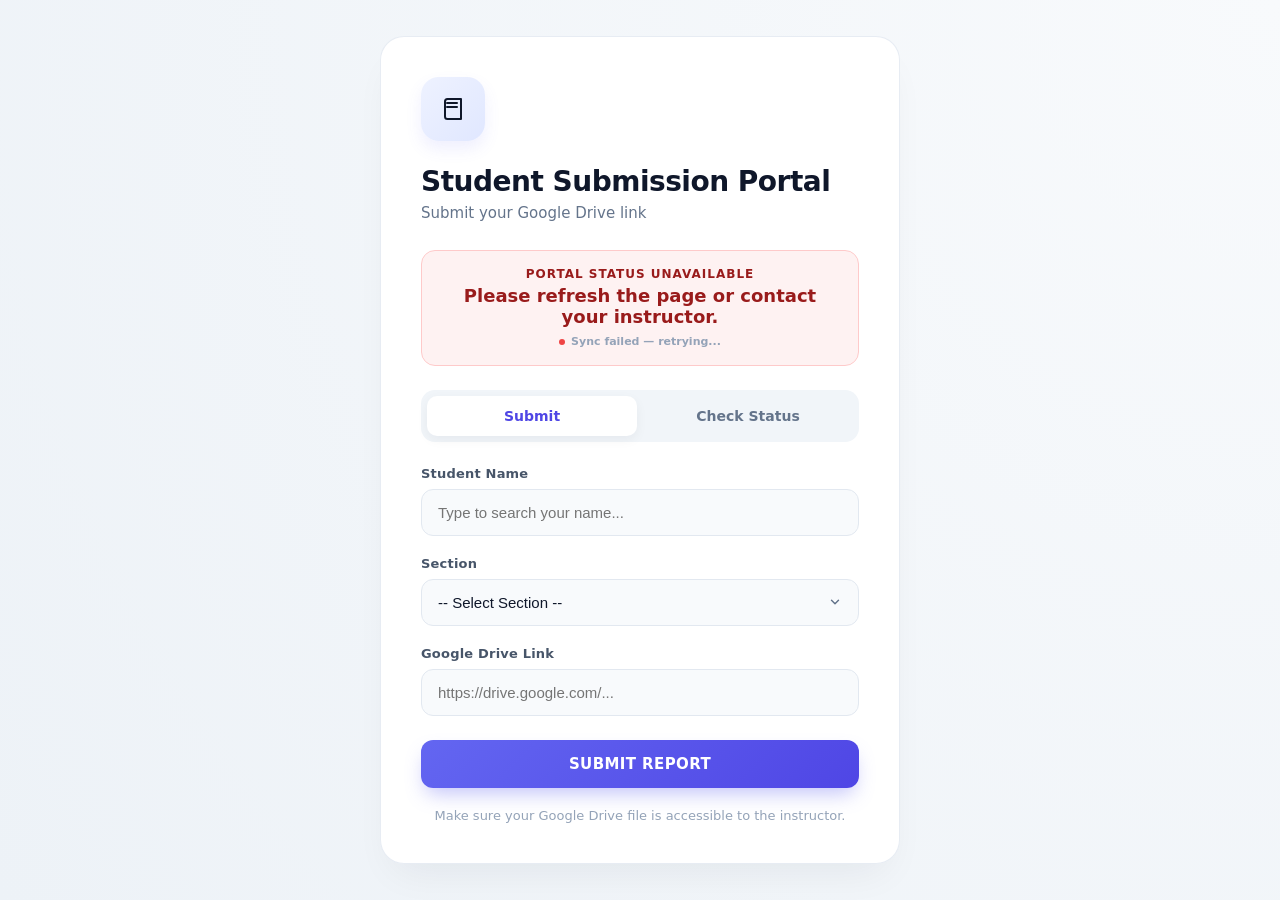
<file: index.html>
<!DOCTYPE html>
<html lang="en">
<head>
<meta charset="UTF-8">
<meta name="viewport" content="width=device-width, initial-scale=1.0">
<title>Student Submission Portal</title>
<link rel="stylesheet" href="style.css">
<style>
  .autocomplete-wrapper { position: relative; width: 100%; }
  .dropdown-list {
    position: absolute; top: 100%; left: 0; right: 0;
    background: #fff; border: 1.5px solid #e2e8f0; border-top: none;
    border-radius: 0 0 12px 12px; max-height: 200px; overflow-y: auto;
    z-index: 99; display: none; box-shadow: 0 10px 25px rgba(0,0,0,0.1);
  }
  .dropdown-item {
    padding: 12px 16px; cursor: pointer; font-size: 15px;
    color: #0f172a; border-bottom: 1px solid #f1f5f9;
  }
  .dropdown-item:hover, .dropdown-item.selected {
    background: #eef2ff; color: #4f46e5; font-weight: 600;
  }
  .deadline-banner {
    background: #f8fafc; border: 1.5px solid #e2e8f0;
    border-radius: 14px; padding: 16px; margin-bottom: 24px;
    text-align: center; transition: all 0.3s ease;
  }
  .deadline-banner.open { background: #f0fdf4; border-color: #bbf7d0; color: #166534; }
  .deadline-banner.closed { background: #fef2f2; border-color: #fecaca; color: #991b1b; }
  .deadline-title {
    font-size: 12px; font-weight: 800; letter-spacing: 1px;
    text-transform: uppercase; margin-bottom: 4px;
  }
  .deadline-clock { font-size: 18px; font-weight: 800; }
  .sync-indicator {
    display: inline-flex; align-items: center; gap: 6px;
    font-size: 11px; color: #94a3b8; margin-top: 8px; font-weight: 600;
  }
  .sync-dot {
    width: 6px; height: 6px; border-radius: 50%;
    background: #22c55e; animation: pulse 2s infinite;
  }
  @keyframes pulse { 0%, 100% { opacity: 1; } 50% { opacity: 0.4; } }
  .sync-dot.syncing { background: #f59e0b; animation: spin 1s linear infinite; }
  @keyframes spin { from { transform: rotate(0deg); } to { transform: rotate(360deg); } }

  /* ===== MODAL POPUP ===== */
  .modal-overlay {
    position: fixed; inset: 0; background: rgba(15, 23, 42, 0.5);
    backdrop-filter: blur(4px); display: flex; align-items: center;
    justify-content: center; z-index: 9999; padding: 20px;
    animation: fadeIn 0.2s ease;
  }
  @keyframes fadeIn { from { opacity: 0; } to { opacity: 1; } }
  .modal-box {
    background: #fff; border-radius: 20px; max-width: 440px; width: 100%;
    padding: 32px 28px; text-align: center; position: relative;
    box-shadow: 0 25px 50px -12px rgba(15, 23, 42, 0.25);
    animation: popIn 0.3s cubic-bezier(0.16, 1, 0.3, 1);
  }
  @keyframes popIn {
    from { opacity: 0; transform: scale(0.9) translateY(10px); }
    to { opacity: 1; transform: scale(1) translateY(0); }
  }
  .modal-icon {
    width: 64px; height: 64px; border-radius: 50%;
    display: flex; align-items: center; justify-content: center;
    margin: 0 auto 18px; font-size: 32px;
  }
  .modal-icon.warning { background: #fef3c7; color: #d97706; }
  .modal-icon.success { background: #dcfce7; color: #16a34a; }
  .modal-icon.error { background: #fee2e2; color: #dc2626; }
  .modal-title {
    font-size: 20px; font-weight: 800; color: #0f172a;
    margin-bottom: 8px; letter-spacing: -0.3px;
  }
  .modal-text {
    font-size: 14px; color: #475569; line-height: 1.6;
    margin-bottom: 20px;
  }
  .modal-text strong { color: #0f172a; }
  .modal-btn {
    width: 100%; padding: 14px; border-radius: 12px;
    background: linear-gradient(135deg, #6366f1 0%, #4f46e5 100%);
    color: #fff; font-weight: 700; font-size: 14px;
    border: 0; cursor: pointer;
    box-shadow: 0 10px 20px -5px rgba(99, 102, 241, 0.4);
    transition: all 0.2s ease;
  }
  .modal-btn:hover { transform: translateY(-1px); box-shadow: 0 12px 24px -5px rgba(99, 102, 241, 0.5); }
  .modal-btn.secondary {
    background: #f1f5f9; color: #334155; box-shadow: none;
    margin-top: 10px;
  }
  .modal-btn.secondary:hover { background: #e2e8f0; }

  /* Reminder list sa loob ng modal */
  .reminder-list {
    text-align: left; background: #f8fafc; border: 1.5px solid #e2e8f0;
    border-radius: 12px; padding: 16px; margin-bottom: 18px;
    font-size: 13.5px; color: #334155; line-height: 1.7;
  }
  .reminder-list .reminder-title {
    font-weight: 800; font-size: 12px; letter-spacing: 0.8px;
    text-transform: uppercase; color: #4f46e5; margin-bottom: 8px;
  }
  .reminder-list ol { margin: 0; padding-left: 20px; }
  .reminder-list li { margin-bottom: 6px; }
  .reminder-list li:last-child { margin-bottom: 0; }
</style>
</head>
<body>
<div class="container">
  <div class="card">
    <div class="logo">
      <svg width="24" height="24" viewBox="0 0 24 24" fill="none" stroke="currentColor" stroke-width="2" stroke-linecap="round" stroke-linejoin="round"><path d="M4 19.5v-15A2.5 2.5 0 0 1 6.5 2H20v20H6.5a2.5 2.5 0 0 1-2.5-2.5Z"/><path d="M6 6h10"/><path d="M6 10h10"/></svg>
    </div>
    <h1>Student Submission Portal</h1>
    <p class="subtitle">Submit your Google Drive link</p>

    <!-- DEADLINE STATUS BANNER -->
    <div id="deadlineBanner" class="deadline-banner">
      <div class="deadline-title" id="deadlineTitle">Checking submission status...</div>
      <div class="deadline-clock" id="deadlineClock">—</div>
      <div class="sync-indicator" id="syncIndicator" style="display:none">
        <span class="sync-dot" id="syncDot"></span>
        <span id="syncText">Live sync active</span>
      </div>
    </div>

    <div class="tabs">
      <button class="tab active" onclick="switchTab('submit', event)">Submit</button>
      <button class="tab" onclick="switchTab('status', event)">Check Status</button>
    </div>

    <!-- SUBMIT TAB -->
    <div id="submitTab">
      <form id="submissionForm">
        <label for="name">Student Name</label>
        <div class="autocomplete-wrapper">
          <input id="name" type="text" placeholder="Type to search your name..." autocomplete="off" required>
          <div id="nameDropdown" class="dropdown-list"></div>
        </div>
        <input type="hidden" id="selectedValidName" required>

        <label for="section">Section</label>
        <select id="section" required>
          <option value="">-- Select Section --</option>
        </select>

        <label for="link">Google Drive Link</label>
        <input id="link" type="url" placeholder="https://drive.google.com/..." required>

        <button type="submit" id="submitBtn">SUBMIT REPORT</button>
      </form>

      <div id="message" class="message"></div>

      <div id="codeBox" class="code-box" style="display:none">
        <div class="code-success-badge">
          <svg width="14" height="14" viewBox="0 0 24 24" fill="none" stroke="currentColor" stroke-width="3" stroke-linecap="round" stroke-linejoin="round" style="display:inline-block;vertical-align:middle;margin-right:4px;"><polyline points="20 6 9 17 4 12"/></svg>
          Submission Received
        </div>
        <div class="code-title">ACCESS CODE</div>
        <div class="code-value-wrap">
          <div class="code-value" id="codeValue">—</div>
          <button class="copy-btn" onclick="copyCode()" title="Copy code">
            <svg width="14" height="14" viewBox="0 0 24 24" fill="none" stroke="currentColor" stroke-width="2.5" stroke-linecap="round" stroke-linejoin="round" style="display:inline-block;vertical-align:middle;margin-right:4px;"><rect x="9" y="9" width="13" height="13" rx="2" ry="2"/><path d="M5 15H4a2 2 0 0 1-2-2V4a2 2 0 0 1 2-2h9a2 2 0 0 1 2 2v1"/></svg>
            Copy
          </button>
        </div>
        <div class="code-warning">
          <strong>Save this code.</strong> You will need it to check your score. Do not share it with anyone.
        </div>
        <div class="code-tip">Tip: Screenshot this or write it down before leaving this page.</div>
      </div>

      <p class="note">Make sure your Google Drive file is accessible to the instructor.</p>
    </div>

    <!-- STATUS TAB -->
    <div id="statusTab" style="display:none">
      <label for="checkName">Student Name</label>
      <div class="autocomplete-wrapper">
        <input id="checkName" type="text" placeholder="Type to search your name..." autocomplete="off" required>
        <div id="checkNameDropdown" class="dropdown-list"></div>
      </div>
      <input type="hidden" id="selectedCheckValidName" required>

      <label for="checkCode">Access Code</label>
      <input id="checkCode" type="text" placeholder="e.g. JD-4821-KX" required style="text-transform:uppercase">

      <button type="button" onclick="checkStatus()" id="checkBtn">CHECK STATUS</button>

      <div id="statusResult" class="status-box" style="display:none"></div>
    </div>
  </div>
</div>

<!-- MODAL CONTAINER -->
<div id="modalRoot"></div>

<script>
const SCRIPT_URL = "https://script.google.com/macros/s/AKfycby98QvlSPYEW8UMBwOtJGeBa9y2Vfjpnzvua_KQn0Ud2jodU9iFgvIDjaORb7nSpd8d/exec";
let students = [];
let deadlineInterval = null;
let pollInterval = null;
let lastSettingsSignature = "";
let syncInFlight = false;

// ===== MODAL HELPERS =====
function showModal({ icon = "⚠️", iconType = "warning", title, text, extraHtml = "", primaryText = "OK", onPrimary = null, secondaryText = null, onSecondary = null }) {
  const root = document.getElementById("modalRoot");
  const overlay = document.createElement("div");
  overlay.className = "modal-overlay";
  overlay.innerHTML = `
    <div class="modal-box">
      <div class="modal-icon ${iconType}">${icon}</div>
      <div class="modal-title">${title}</div>
      <div class="modal-text">${text}</div>
      ${extraHtml}
      <button class="modal-btn" id="modalPrimary">${primaryText}</button>
      ${secondaryText ? `<button class="modal-btn secondary" id="modalSecondary">${secondaryText}</button>` : ""}
    </div>
  `;
  root.appendChild(overlay);

  const close = () => overlay.remove();

  overlay.querySelector("#modalPrimary").addEventListener("click", () => {
    if (onPrimary) onPrimary();
    close();
  });
  if (secondaryText) {
    overlay.querySelector("#modalSecondary").addEventListener("click", () => {
      if (onSecondary) onSecondary();
      close();
    });
  }
  overlay.addEventListener("click", (e) => {
    if (e.target === overlay) close();
  });
}

// ===== DATA LOADING =====
async function loadPortalData() {
  const cachedStudents = localStorage.getItem("cachedStudents");
  if (cachedStudents) {
    students = JSON.parse(cachedStudents);
    populateDropdowns();
  }
  try {
    await fetchAndApplySettings(true);
  } catch (e) {
    console.error("Failed to load portal data", e);
    const banner = document.getElementById("deadlineBanner");
    const title = document.getElementById("deadlineTitle");
    const clock = document.getElementById("deadlineClock");
    banner.className = "deadline-banner closed";
    title.textContent = "PORTAL STATUS UNAVAILABLE";
    clock.textContent = "Please refresh the page or contact your instructor.";
  }
}

async function fetchAndApplySettings(isInitial = false) {
  if (syncInFlight) return;
  syncInFlight = true;
  setSyncState("syncing");
  try {
    const res = await fetch(SCRIPT_URL + "?action=portalData&t=" + Date.now());
    const data = await res.json();
    if (!data.success) throw new Error(data.message || "Failed to load portal data");

    if (isInitial) {
      students = data.students || [];
      students.sort((a, b) => a.name.localeCompare(b.name));
      localStorage.setItem("cachedStudents", JSON.stringify(students));
      populateDropdowns();
    } else if (data.students) {
      const incoming = JSON.stringify(data.students);
      const existing = JSON.stringify(students);
      if (incoming !== existing) {
        students = data.students;
        students.sort((a, b) => a.name.localeCompare(b.name));
        localStorage.setItem("cachedStudents", JSON.stringify(students));
        populateDropdowns();
      }
    }

    const settings = data.settings || {};
    const signature = JSON.stringify(settings);
    if (signature !== lastSettingsSignature) {
      lastSettingsSignature = signature;
      updateDeadlineUI(settings);
    }
    setSyncState("ok");
  } catch (e) {
    console.error("Settings sync failed", e);
    setSyncState("error");
    throw e;
  } finally {
    syncInFlight = false;
  }
}

function setSyncState(state) {
  const indicator = document.getElementById("syncIndicator");
  const dot = document.getElementById("syncDot");
  const text = document.getElementById("syncText");
  indicator.style.display = "inline-flex";
  if (state === "syncing") {
    dot.classList.add("syncing");
    text.textContent = "Checking for updates...";
  } else if (state === "ok") {
    dot.classList.remove("syncing");
    dot.style.background = "#22c55e";
    text.textContent = "Live sync active";
  } else {
    dot.classList.remove("syncing");
    dot.style.background = "#ef4444";
    text.textContent = "Sync failed — retrying...";
  }
}

function startPolling() {
  if (pollInterval) clearInterval(pollInterval);
  pollInterval = setInterval(() => {
    if (document.hidden) return;
    fetchAndApplySettings(false).catch(() => {});
  }, 30000);
}

document.addEventListener("visibilitychange", () => {
  if (!document.hidden) fetchAndApplySettings(false).catch(() => {});
});
window.addEventListener("focus", () => fetchAndApplySettings(false).catch(() => {}));

// ===== DROPDOWNS =====
function populateDropdowns() {
  const sections = [...new Set(students.map(s => s.section))].sort();
  const secOpts = sections.map(s => `<option value="${escapeHtml(s)}">${escapeHtml(s)}</option>`).join("");
  document.getElementById("section").innerHTML = '<option value="">-- Select Section --</option>' + secOpts;

  setupCustomDropdown("name", "nameDropdown", "selectedValidName", (selectedStudent) => {
    if (selectedStudent) {
      document.getElementById("section").value = selectedStudent.section;
    }
  });
  setupCustomDropdown("checkName", "checkNameDropdown", "selectedCheckValidName", null);
}

function setupCustomDropdown(inputId, dropdownId, hiddenValidId, onSelectCallback) {
  const input = document.getElementById(inputId);
  const dropdown = document.getElementById(dropdownId);
  const hiddenValid = document.getElementById(hiddenValidId);

  const newInput = input.cloneNode(true);
  input.parentNode.replaceChild(newInput, input);
  const freshInput = document.getElementById(inputId);

  freshInput.addEventListener("input", function() {
    const query = this.value.toLowerCase().trim();
    hiddenValid.value = "";
    if (!query) { dropdown.style.display = "none"; return; }
    const filtered = students.filter(s => s.name.toLowerCase().includes(query));
    if (filtered.length === 0) { dropdown.style.display = "none"; return; }

    dropdown.innerHTML = filtered.map(s => `
      <div class="dropdown-item" data-name="${escapeHtml(s.name)}" data-section="${escapeHtml(s.section)}">
        ${escapeHtml(s.name)} <span style="color:#64748b; font-size:12px;">(${escapeHtml(s.section)})</span>
      </div>
    `).join("");
    dropdown.style.display = "block";

    dropdown.querySelectorAll(".dropdown-item").forEach(item => {
      mousedownOrClick(item, () => {
        const name = item.getAttribute("data-name");
        const section = item.getAttribute("data-section");
        freshInput.value = name;
        hiddenValid.value = name;
        dropdown.style.display = "none";
        const matchedStudent = students.find(s => s.name === name);
        if (onSelectCallback) onSelectCallback(matchedStudent);
      });
    });
  });

  freshInput.addEventListener("focus", function() {
    if (this.value.trim() && dropdown.children.length > 0) dropdown.style.display = "block";
  });
  freshInput.addEventListener("blur", function() {
    setTimeout(() => { dropdown.style.display = "none"; }, 200);
    if (freshInput.value !== hiddenValid.value) hiddenValid.value = "";
  });
}

function mousedownOrClick(element, callback) {
  element.addEventListener("mousedown", (e) => { e.preventDefault(); callback(); });
  element.addEventListener("touchstart", (e) => { e.preventDefault(); callback(); });
}

function switchTab(tab, ev) {
  document.querySelectorAll(".tab").forEach(t => t.classList.remove("active"));
  if (ev) ev.target.classList.add("active");
  document.getElementById("submitTab").style.display = tab === "submit" ? "block" : "none";
  document.getElementById("statusTab").style.display = tab === "status" ? "block" : "none";
}

// ===== DEADLINE UI =====
function parseDeadline(deadlineStr) {
  if (!deadlineStr) return null;
  let str = String(deadlineStr).trim();
  if (/Z$|[+-]\d{2}:?\d{2}$/.test(str)) {
    const d = new Date(str);
    return isNaN(d.getTime()) ? null : d;
  }
  const d = new Date(str);
  return isNaN(d.getTime()) ? null : d;
}

function formatDeadlineDisplay(date) {
  return date.toLocaleString(undefined, {
    weekday: 'short', year: 'numeric', month: 'short', day: 'numeric',
    hour: '2-digit', minute: '2-digit', hour12: true
  });
}

function updateDeadlineUI(settings) {
  const banner = document.getElementById("deadlineBanner");
  const title = document.getElementById("deadlineTitle");
  const clock = document.getElementById("deadlineClock");
  const submitBtn = document.getElementById("submitBtn");

  if (deadlineInterval) { clearInterval(deadlineInterval); deadlineInterval = null; }

  if (settings.status === "closed") {
    banner.className = "deadline-banner closed";
    title.textContent = "SUBMISSIONS ARE CURRENTLY CLOSED";
    clock.textContent = "The instructor has closed the submission portal.";
    submitBtn.disabled = true;
    submitBtn.textContent = "PORTAL CLOSED";
    return;
  }

  if (settings.deadline) {
    const deadlineDate = parseDeadline(settings.deadline);
    if (!deadlineDate) {
      banner.className = "deadline-banner open";
      title.textContent = "SUBMISSIONS ARE OPEN";
      clock.textContent = "Deadline set but could not be read.";
      submitBtn.disabled = false;
      submitBtn.textContent = "SUBMIT REPORT";
      return;
    }
    const deadlineTime = deadlineDate.getTime();
    const deadlineText = formatDeadlineDisplay(deadlineDate);

    const tick = () => {
      const now = Date.now();
      const distance = deadlineTime - now;
      if (distance < 0) {
        clearInterval(deadlineInterval);
        deadlineInterval = null;
        banner.className = "deadline-banner closed";
        title.textContent = "DEADLINE REACHED";
        clock.textContent = `Ended: ${deadlineText}`;
        submitBtn.disabled = true;
        submitBtn.textContent = "DEADLINE PASSED";
        fetchAndApplySettings(false).catch(() => {});
      } else {
        banner.className = "deadline-banner open";
        title.textContent = `SUBMISSION OPEN — DUE: ${deadlineText}`;
        const days = Math.floor(distance / (1000 * 60 * 60 * 24));
        const hours = Math.floor((distance % (1000 * 60 * 60 * 24)) / (1000 * 60 * 60));
        const minutes = Math.floor((distance % (1000 * 60 * 60)) / (1000 * 60));
        const seconds = Math.floor((distance % (1000 * 60)) / 1000);
        let timeStr = "";
        if (days > 0) timeStr += `${days}d `;
        timeStr += `${String(hours).padStart(2, '0')}h ${String(minutes).padStart(2, '0')}m ${String(seconds).padStart(2, '0')}s`;
        clock.textContent = `Time remaining: ${timeStr}`;
        submitBtn.disabled = false;
        submitBtn.textContent = "SUBMIT REPORT";
      }
    };
    tick();
    deadlineInterval = setInterval(tick, 1000);
  } else {
    banner.className = "deadline-banner open";
    title.textContent = "SUBMISSIONS ARE OPEN";
    clock.textContent = "No deadline restriction set.";
    submitBtn.disabled = false;
    submitBtn.textContent = "SUBMIT REPORT";
  }
}

// ===== FORM SUBMIT =====
document.getElementById("submissionForm").addEventListener("submit", async function(e) {
  e.preventDefault();

  const validName = document.getElementById("selectedValidName").value;
  if (!validName) {
    showModal({
      icon: "⚠️", iconType: "warning",
      title: "Select your name",
      text: "Please choose your name from the dropdown list before submitting.",
      primaryText: "OK",
      onPrimary: () => document.getElementById("name").focus()
    });
    return;
  }

  const btn = document.getElementById("submitBtn");
  btn.disabled = true; btn.textContent = "SUBMITTING...";

  const data = {
    action: "submit",
    name: validName,
    section: document.getElementById("section").value,
    link: document.getElementById("link").value.trim()
  };

  try {
    const res = await fetch(SCRIPT_URL, {
      method: "POST",
      headers: {"Content-Type": "text/plain;charset=utf-8"},
      body: JSON.stringify(data)
    });
    const result = await res.json();

    if (result.success) {
      document.getElementById("submissionForm").reset();
      document.getElementById("selectedValidName").value = "";
      document.getElementById("codeValue").textContent = result.code;
      document.getElementById("codeBox").style.display = "block";
      showMessage("Submission received successfully!", "success");

      // ✅ REMINDER POPUP — Google Drive link must be accessible
      showModal({
        icon: "✅", iconType: "success",
        title: "Submission Received!",
        text: `Your access code is <strong>${escapeHtml(result.code)}</strong>. Save it — you will need it to check your score.`,
        extraHtml: `
          <div class="reminder-list">
            <div class="reminder-title">⚠️ Important Reminder</div>
            <ol>
              <li>Make sure your Google Drive file is set to <strong>"Anyone with the link can view"</strong>.</li>
              <li>If it's set to <strong>"Restricted"</strong>, your instructor <strong>cannot open</strong> your submission and you may receive a failing grade.</li>
              <li>To fix: Right-click your file → <strong>Share</strong> → Change to <strong>"Anyone with the link"</strong> → <strong>Viewer</strong>.</li>
              <li>Double-check your link works by opening it in an <strong>incognito/private window</strong>.</li>
            </ol>
          </div>
        `,
        primaryText: "I Understand",
        secondaryText: "Copy Access Code",
        onSecondary: () => {
          navigator.clipboard.writeText(result.code).then(() => {
            showModal({
              icon: "📋", iconType: "success",
              title: "Code Copied!",
              text: "Your access code has been copied to clipboard.",
              primaryText: "OK"
            });
          });
        }
      });
    } else if (result.alreadySubmitted) {
      // ✅ DUPLICATE SUBMISSION — may existing record
      showModal({
        icon: "🚫", iconType: "error",
        title: "Already Submitted",
        text: "You have already submitted a report. <strong>Only one submission is allowed per student.</strong>",
        extraHtml: `
          <div class="reminder-list">
            <div class="reminder-title">Your Existing Submission</div>
            <div style="font-size:13px;color:#334155;">
              <div><strong>Access Code:</strong> <code style="background:#eef2ff;padding:3px 8px;border-radius:6px;color:#4f46e5;font-weight:700;">${escapeHtml(result.existingCode)}</code></div>
              <div style="margin-top:6px;"><strong>Submitted:</strong> ${escapeHtml(result.existingDate)}</div>
            </div>
          </div>
          <div style="font-size:13px;color:#64748b;margin-bottom:18px;">
            If you need to change your submission, please contact your instructor directly.
          </div>
        `,
        primaryText: "Go to Check Status",
        secondaryText: "Close",
        onPrimary: () => {
          switchTab("status", { target: document.querySelectorAll(".tab")[1] });
        }
      });
    } else {
      showMessage(result.message, "error");
      showModal({
        icon: "❌", iconType: "error",
        title: "Submission Failed",
        text: escapeHtml(result.message || "Something went wrong."),
        primaryText: "OK"
      });
    }
  } catch (error) {
    showMessage("Submission failed. Please try again.", "error");
    showModal({
      icon: "❌", iconType: "error",
      title: "Connection Error",
      text: "Submission failed. Please check your internet connection and try again.",
      primaryText: "OK"
    });
  }

  const banner = document.getElementById("deadlineBanner");
  if (banner.classList.contains("closed")) {
    btn.disabled = true;
    btn.textContent = "PORTAL CLOSED";
  } else {
    btn.disabled = false;
    btn.textContent = "SUBMIT REPORT";
  }
});

function copyCode() {
  const code = document.getElementById("codeValue").textContent;
  navigator.clipboard.writeText(code).then(() => {
    showModal({
      icon: "📋", iconType: "success",
      title: "Code Copied!",
      text: `Access code <strong>${escapeHtml(code)}</strong> copied to clipboard.`,
      primaryText: "OK"
    });
  });
}

// ===== CHECK STATUS =====
async function checkStatus() {
  const name = document.getElementById("selectedCheckValidName").value;
  const code = document.getElementById("checkCode").value.trim();

  if (!name || !code) {
    showModal({
      icon: "⚠️", iconType: "warning",
      title: "Missing Information",
      text: "Please select your name and enter your access code.",
      primaryText: "OK"
    });
    return;
  }

  const btn = document.getElementById("checkBtn");
  btn.disabled = true; btn.textContent = "CHECKING...";

  try {
    const res = await fetch(SCRIPT_URL, {
      method: "POST",
      headers: {"Content-Type": "text/plain;charset=utf-8"},
      body: JSON.stringify({action: "checkStatus", name, code})
    });
    const result = await res.json();
    const box = document.getElementById("statusResult");
    box.style.display = "block";

    if (!result.success) {
      box.className = "status-box error";
      box.innerHTML = escapeHtml(result.message);
    } else if (result.status === "Approved") {
      box.className = "status-box approved";
      box.innerHTML = `
        <div class="status-title">APPROVED</div>
        <div class="status-score">Score: <strong>${escapeHtml(result.score)}</strong></div>
        <div class="status-date">Submitted: ${escapeHtml(result.date)}</div>
      `;
    } else {
      box.className = "status-box pending";
      box.innerHTML = `
        <div class="status-title">PENDING</div>
        <div class="status-date">Submitted: ${escapeHtml(result.date)}</div>
        <div class="status-note">Waiting for instructor approval.</div>
      `;
    }
  } catch (e) {
    showModal({
      icon: "❌", iconType: "error",
      title: "Connection Error",
      text: "Failed to check status. Please try again.",
      primaryText: "OK"
    });
  }

  btn.disabled = false; btn.textContent = "CHECK STATUS";
}

function showMessage(text, type) {
  const msg = document.getElementById("message");
  msg.textContent = text;
  msg.className = "message " + type;
}

function escapeHtml(v) {
  return String(v ?? "").replace(/[&<>"']/g, c =>
    ({'&':'&amp;','<':'&lt;','>':'&gt;','"':'&quot;',"'":'&#039;'}[c]));
}

// ===== INIT =====
loadPortalData();
startPolling();
</script>
</body>
</html>
</file>
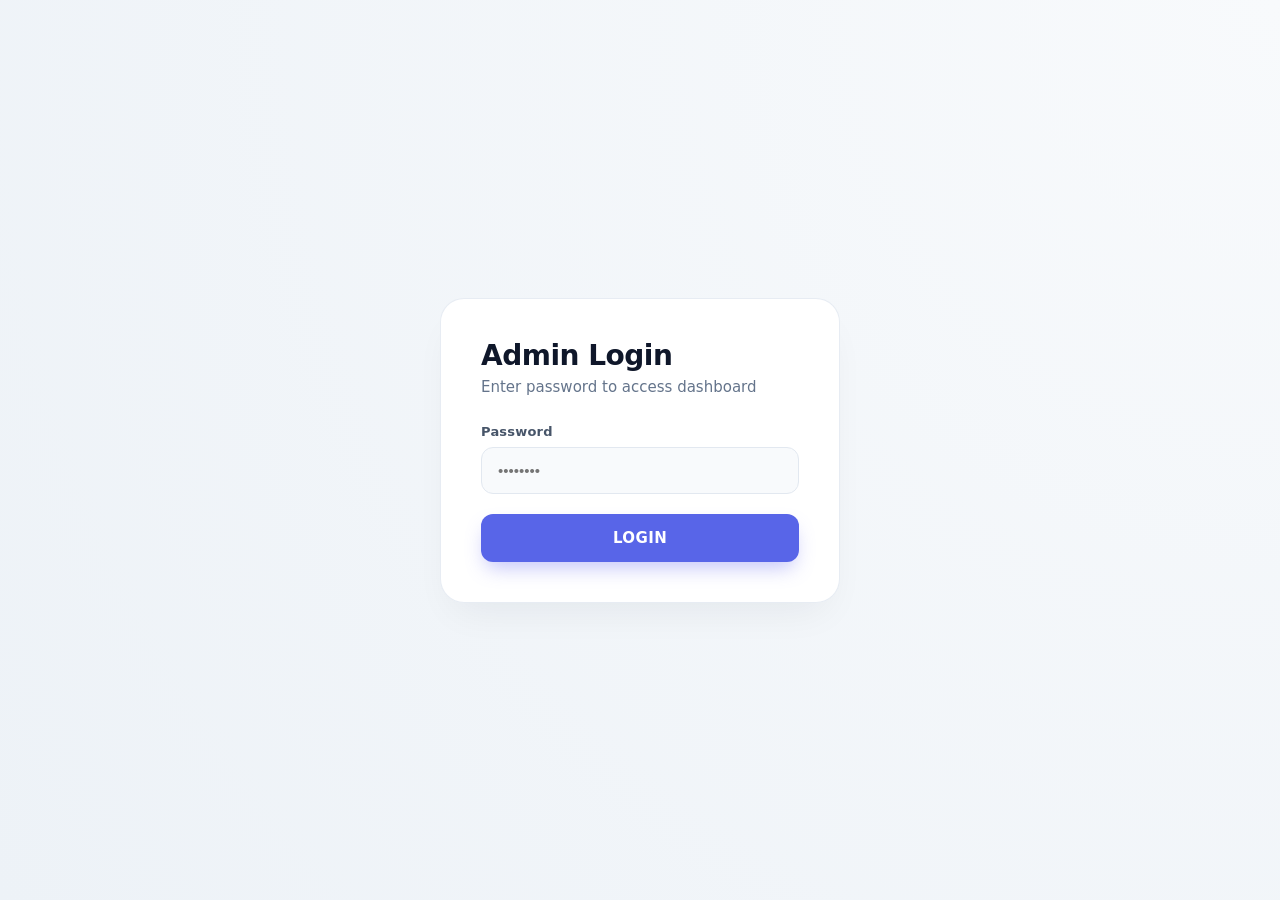
<file: dashboard.html>
<!DOCTYPE html>
<html lang="en">
<head>
<meta charset="UTF-8">
<meta name="viewport" content="width=device-width, initial-scale=1.0">
<title>Teacher Dashboard</title>
<link rel="stylesheet" href="style.css">
<style>
  /* ===== SCORING MODAL ===== */
  .scoring-overlay {
    position: fixed; inset: 0; background: rgba(15, 23, 42, 0.55);
    backdrop-filter: blur(4px); display: flex; align-items: center;
    justify-content: center; z-index: 9999; padding: 20px;
    animation: fadeIn 0.2s ease;
  }
  @keyframes fadeIn { from { opacity: 0; } to { opacity: 1; } }
  .scoring-box {
    background: #fff; border-radius: 20px; max-width: 580px; width: 100%;
    max-height: 90vh; overflow-y: auto; padding: 28px;
    box-shadow: 0 25px 50px -12px rgba(15, 23, 42, 0.3);
    animation: popIn 0.3s cubic-bezier(0.16, 1, 0.3, 1);
  }
  @keyframes popIn {
    from { opacity: 0; transform: scale(0.95) translateY(10px); }
    to { opacity: 1; transform: scale(1) translateY(0); }
  }
  .scoring-header {
    display: flex; justify-content: space-between; align-items: flex-start;
    margin-bottom: 20px; padding-bottom: 16px; border-bottom: 1.5px solid #f1f5f9;
  }
  .scoring-header h2 {
    margin: 0 0 4px; font-size: 20px; font-weight: 800;
    letter-spacing: -0.3px; color: #0f172a;
  }
  .scoring-header p { margin: 0; font-size: 13px; color: #64748b; }
  .scoring-close {
    background: #f1f5f9; border: 0; width: 32px; height: 32px;
    border-radius: 8px; font-size: 16px; color: #64748b; cursor: pointer;
    display: flex; align-items: center; justify-content: center;
    transition: all 0.15s;
  }
  .scoring-close:hover { background: #e2e8f0; color: #0f172a; }

  .criteria-item {
    background: #f8fafc; border: 1.5px solid #e2e8f0;
    border-radius: 14px; padding: 16px; margin-bottom: 12px;
    transition: border-color 0.2s;
  }
  .criteria-item:hover { border-color: #cbd5e1; }
  .criteria-label {
    font-size: 14px; font-weight: 700; color: #0f172a;
    margin-bottom: 12px; display: flex; justify-content: space-between;
    align-items: center; gap: 10px;
  }
  .criteria-max {
    font-size: 11px; font-weight: 700;
    background: #eef2ff; padding: 3px 10px; border-radius: 20px;
    color: #4f46e5; white-space: nowrap;
  }
  .criteria-options {
    display: grid; grid-template-columns: repeat(3, 1fr); gap: 8px;
  }
  .criteria-option { position: relative; cursor: pointer; }
  .criteria-option input {
    position: absolute; opacity: 0; pointer-events: none;
  }
  .criteria-option label {
    display: flex; flex-direction: column; align-items: center;
    justify-content: center; padding: 12px 8px; border-radius: 10px;
    background: #fff; border: 1.5px solid #e2e8f0;
    cursor: pointer; transition: all 0.15s ease;
    margin: 0; font-size: 13px; font-weight: 700; color: #475569;
  }
  .criteria-option label .pts {
    font-size: 11px; font-weight: 600; color: #94a3b8;
    margin-top: 2px;
  }
  .criteria-option.low input:checked + label {
    background: #fef2f2; border-color: #f87171; color: #dc2626;
  }
  .criteria-option.low input:checked + label .pts { color: #dc2626; }
  .criteria-option.mid input:checked + label {
    background: #fffbeb; border-color: #f59e0b; color: #d97706;
  }
  .criteria-option.mid input:checked + label .pts { color: #d97706; }
  .criteria-option.high input:checked + label {
    background: #f0fdf4; border-color: #16a34a; color: #15803d;
  }
  .criteria-option.high input:checked + label .pts { color: #15803d; }

  .score-total {
    background: linear-gradient(135deg, #eef2ff 0%, #faf5ff 100%);
    border: 1.5px solid #c7d2fe; border-radius: 14px;
    padding: 18px; text-align: center; margin: 16px 0 20px;
  }
  .score-total-label {
    font-size: 11px; font-weight: 800; letter-spacing: 1.5px;
    text-transform: uppercase; color: #4f46e5; margin-bottom: 4px;
  }
  .score-total-value {
    font-size: 36px; font-weight: 800; color: #0f172a;
    letter-spacing: -1.5px; line-height: 1;
  }
  .score-total-value .max {
    font-size: 20px; color: #94a3b8; font-weight: 700;
  }

  .scoring-actions { display: flex; gap: 10px; }
  .scoring-actions button {
    flex: 1; padding: 14px; font-weight: 700; font-size: 14px;
    border-radius: 12px; cursor: pointer; border: 0;
    transition: all 0.2s;
  }
  .btn-approve {
    background: linear-gradient(135deg, #16a34a 0%, #15803d 100%);
    color: #fff;
    box-shadow: 0 10px 20px -5px rgba(22, 163, 74, 0.4);
  }
  .btn-approve:hover { transform: translateY(-1px); box-shadow: 0 12px 24px -5px rgba(22, 163, 74, 0.5); }
  .btn-approve:disabled { opacity: 0.6; cursor: not-allowed; transform: none; }
  .btn-cancel { background: #f1f5f9; color: #334155; }
  .btn-cancel:hover { background: #e2e8f0; }

  /* Breakdown display sa table */
  .breakdown-toggle {
    font-size: 11px; color: #4f46e5; cursor: pointer;
    text-decoration: underline; margin-top: 4px; font-weight: 600;
    background: none; border: 0; padding: 0; display: block;
  }
  .breakdown-detail {
    font-size: 11px; color: #64748b; line-height: 1.6;
    margin-top: 6px; padding: 8px; background: #f8fafc;
    border-radius: 8px; display: none;
    white-space: pre-line;
  }
  .breakdown-detail.show { display: block; }
</style>
</head>
<body>

<!-- LOGIN SCREEN -->
<div id="loginScreen" class="container">
  <div class="card" style="max-width:400px">
    <h1>Admin Login</h1>
    <p class="subtitle">Enter password to access dashboard</p>
    <label for="adminPass">Password</label>
    <input id="adminPass" type="password" placeholder="••••••••" onkeypress="if(event.key==='Enter')login()">
    <button id="loginBtn" onclick="login()" style="width:100%;margin-top:20px;padding:15px;background:#5865e8;color:white;font-weight:800">LOGIN</button>
    <div id="loginMsg" class="message"></div>
  </div>
</div>

<!-- DASHBOARD -->
<div class="dashboard" id="dashboardScreen" style="display:none">
  <header>
    <div>
      <div class="eyebrow">INSTRUCTOR DASHBOARD</div>
      <h1>Submission Monitor</h1>
      <p>View student Google Drive submissions in one place.</p>
    </div>
    <div>
      <button onclick="loadDashboardData()" class="refresh">Refresh</button>
      <button onclick="logout()" class="refresh">Logout</button>
    </div>
  </header>

  <!-- PORTAL CONTROL -->
  <div class="toolbar" style="margin-bottom:24px;display:flex;justify-content:space-between;align-items:center;flex-wrap:wrap;gap:16px;">
    <div>
      <h3 style="margin:0 0 4px; font-size:16px;">Portal Control</h3>
      <p style="margin:0; font-size:13px; color:#64748b;" id="currentStatusText">Loading portal status...</p>
    </div>
    <div style="display:flex; gap:10px; align-items:center; flex-wrap:wrap;">
      <input type="datetime-local" id="deadlineInput" style="padding:10px; width:auto;">
      <button onclick="updateSettings('deadline')" style="background:#4f46e5; color:white; padding:10px 16px; font-weight:600;">Set Deadline</button>
      <button id="toggleBtn" onclick="toggleSubmissionStatus()" style="padding:10px 16px; font-weight:600;"></button>
    </div>
  </div>

  <section class="stats">
    <div class="stat"><span>Total</span><strong id="total">0</strong></div>
    <div class="stat"><span>Approved</span><strong id="approved">0</strong></div>
    <div class="stat"><span>Pending</span><strong id="pending">0</strong></div>
    <div class="stat"><span>Latest</span><strong id="latest">—</strong></div>
  </section>

  <div class="toolbar" style="display:flex;gap:10px;flex-wrap:wrap">
    <input id="search" type="search" placeholder="Search student name..." oninput="render()" style="flex:1;min-width:200px">
    <select id="sectionFilter" onchange="render()">
      <option value="">All Sections</option>
    </select>
    <select id="statusFilter" onchange="render()">
      <option value="">All Status</option>
      <option value="Pending">Pending</option>
      <option value="Approved">Approved</option>
    </select>
  </div>

  <div class="table-wrap">
    <table>
      <thead>
        <tr>
          <th>#</th>
          <th>Student Name</th>
          <th>Section</th>
          <th>Date / Time</th>
          <th>Drive</th>
          <th>Code</th>
          <th>Status</th>
          <th>Score</th>
          <th>Action</th>
        </tr>
      </thead>
      <tbody id="tableBody">
        <tr><td colspan="9" class="empty">Loading submissions...</td></tr>
      </tbody>
    </table>
  </div>
</div>

<!-- SCORING MODAL CONTAINER -->
<div id="scoringModalRoot"></div>

<script>
const SCRIPT_URL = "https://script.google.com/macros/s/AKfycby98QvlSPYEW8UMBwOtJGeBa9y2Vfjpnzvua_KQn0Ud2jodU9iFgvIDjaORb7nSpd8d/exec";
let submissions = [];
let adminPassword = "";
let currentSettings = {};
let scoringCriteria = [];
let maxScore = 0;

const SESSION_KEY = "teacherDashboardSession";

function saveSession(password) {
  try { sessionStorage.setItem(SESSION_KEY, JSON.stringify({ password, loggedInAt: Date.now() })); } catch (e) {}
}
function getSession() {
  try { const raw = sessionStorage.getItem(SESSION_KEY); return raw ? JSON.parse(raw) : null; } catch (e) { return null; }
}
function clearSession() {
  try { sessionStorage.removeItem(SESSION_KEY); } catch (e) {}
}

window.addEventListener("DOMContentLoaded", () => {
  const session = getSession();
  if (session && session.password) {
    adminPassword = session.password;
    showDashboard();
    loadDashboardData();
  } else {
    showLogin();
  }
});

function showLogin() {
  document.getElementById("loginScreen").style.display = "flex";
  document.getElementById("dashboardScreen").style.display = "none";
}
function showDashboard() {
  document.getElementById("loginScreen").style.display = "none";
  document.getElementById("dashboardScreen").style.display = "block";
}

function login() {
  const pass = document.getElementById("adminPass").value;
  const m = document.getElementById("loginMsg");

  if (!pass) {
    m.textContent = "Please enter password.";
    m.className = "message error";
    return;
  }

  m.textContent = "Logging in...";
  m.className = "message";

  fetch(SCRIPT_URL, {
    method: "POST",
    headers: {"Content-Type": "text/plain;charset=utf-8"},
    body: JSON.stringify({action: "login", password: pass})
  })
  .then(r => r.json())
  .then(res => {
    if (res.success) {
      adminPassword = pass;
      saveSession(pass);
      showDashboard();
      loadDashboardData();
    } else {
      m.textContent = res.message;
      m.className = "message error";
    }
  })
  .catch((err) => {
    console.error("Login error:", err);
    m.textContent = "Connection failed. Please try again.";
    m.className = "message error";
  });
}

function logout() {
  clearSession();
  adminPassword = "";
  location.reload();
}

async function loadDashboardData() {
  const body = document.getElementById("tableBody");
  body.innerHTML = '<tr><td colspan="9" class="empty">Loading submissions...</td></tr>';
  try {
    const res = await fetch(SCRIPT_URL + "?action=adminData&password=" + encodeURIComponent(adminPassword));
    const data = await res.json();

    if (!data.success) {
      alert("Session expired or invalid password.");
      logout();
      return;
    }

    submissions = data.submissions || [];
    currentSettings = data.settings || {};
    scoringCriteria = data.criteria || [];
    maxScore = data.maxScore || 0;

    const sections = [...new Set(submissions.map(s => s.section).filter(Boolean))].sort();
    document.getElementById("sectionFilter").innerHTML =
      '<option value="">All Sections</option>' +
      sections.map(s => `<option value="${escapeHtml(s)}">${escapeHtml(s)}</option>`).join("");

    renderSettingsUI();
    render();
  } catch (e) {
    console.error("Dashboard load error:", e);
    body.innerHTML = '<tr><td colspan="9" class="empty">Unable to load dashboard data.</td></tr>';
  }
}

function renderSettingsUI() {
  const statusText = document.getElementById("currentStatusText");
  const toggleBtn = document.getElementById("toggleBtn");

  if (currentSettings.status === "closed") {
    statusText.innerHTML = "Status: <strong style='color:#dc2626;'>CLOSED</strong> (Students cannot submit)";
    toggleBtn.textContent = "Open Submission Portal";
    toggleBtn.style.background = "#16a34a";
    toggleBtn.style.color = "white";
  } else {
    statusText.innerHTML = "Status: <strong style='color:#16a34a;'>OPEN</strong> " + (currentSettings.deadline ? `(Deadline: ${currentSettings.deadline})` : "(No deadline set)");
    toggleBtn.textContent = "Close Submission Portal";
    toggleBtn.style.background = "#dc2626";
    toggleBtn.style.color = "white";
  }
}

async function updateSettings(type, customValue = null) {
  let newStatus = currentSettings.status;
  let newDeadline = currentSettings.deadline;

  if (type === "toggle") {
    newStatus = currentSettings.status === "closed" ? "open" : "closed";
  } else if (type === "deadline") {
    const val = document.getElementById("deadlineInput").value;
    if (!val) { alert("Please pick a valid deadline date & time."); return; }
    newDeadline = val;
    newStatus = "open";
  }

  const res = await fetch(SCRIPT_URL, {
    method: "POST",
    headers: {"Content-Type": "text/plain;charset=utf-8"},
    body: JSON.stringify({
      action: "updateSettings",
      password: adminPassword,
      status: newStatus,
      deadline: newDeadline
    })
  });
  const result = await res.json();
  if (result.success) {
    currentSettings = result.settings;
    renderSettingsUI();
    alert("Portal settings updated successfully!");
  } else {
    alert("Failed to update settings: " + result.message);
  }
}

function toggleSubmissionStatus() {
  updateSettings("toggle");
}

function render() {
  const q = document.getElementById("search").value.toLowerCase();
  const sec = document.getElementById("sectionFilter").value;
  const stat = document.getElementById("statusFilter").value;

  const filtered = submissions.filter(s =>
    (String(s.name).toLowerCase().includes(q)) &&
    (!sec || s.section === sec) &&
    (!stat || s.status === stat)
  );

  document.getElementById("total").textContent = submissions.length;
  document.getElementById("approved").textContent = submissions.filter(s => s.status === "Approved").length;
  document.getElementById("pending").textContent = submissions.filter(s => s.status === "Pending").length;
  document.getElementById("latest").textContent = submissions.length ? submissions[submissions.length - 1].date : "—";

  const body = document.getElementById("tableBody");
  if (!filtered.length) {
    body.innerHTML = '<tr><td colspan="9" class="empty">No submissions found.</td></tr>';
    return;
  }

  body.innerHTML = filtered.map((s, i) => `
    <tr>
      <td>${i + 1}</td>
      <td><strong>${escapeHtml(s.name)}</strong></td>
      <td>${escapeHtml(s.section)}</td>
      <td>${escapeHtml(s.date)}</td>
      <td><a class="drive-btn" href="${safeUrl(s.link)}" target="_blank" rel="noopener">OPEN</a></td>
      <td><code class="code-tag">${escapeHtml(s.code) || "—"}</code></td>
      <td><span class="badge ${String(s.status || '').toLowerCase()}">${escapeHtml(s.status)}</span></td>
      <td>
        <strong>${escapeHtml(s.score) || "—"}</strong>
        ${s.breakdown ? `<button class="breakdown-toggle" onclick="toggleBreakdown(${s.rowIndex})">View details</button>
        <div class="breakdown-detail" id="bd-${s.rowIndex}">${escapeHtml(s.breakdown).replace(/ \| /g, '<br>')}</div>` : ""}
      </td>
      <td>
        <div class="action-cell">
          ${s.status === "Approved"
            ? `<span class="approved-text">Approved</span>`
            : `<button class="approve-btn" onclick="openScoringModal(${s.rowIndex})">Score & Approve</button>`
          }
          <button class="delete-btn" onclick="deleteSubmission(${s.rowIndex})">Delete</button>
        </div>
      </td>
    </tr>
  `).join("");
}

function toggleBreakdown(rowIndex) {
  const el = document.getElementById(`bd-${rowIndex}`);
  if (el) el.classList.toggle("show");
}

// ===== SCORING MODAL =====
function openScoringModal(rowIndex) {
  const sub = submissions.find(s => s.rowIndex === rowIndex);
  if (!sub) return;

  const root = document.getElementById("scoringModalRoot");
  root.innerHTML = "";

  const overlay = document.createElement("div");
  overlay.className = "scoring-overlay";

  const criteriaHtml = scoringCriteria.map(c => `
    <div class="criteria-item" data-criteria="${c.id}">
      <div class="criteria-label">
        <span>${escapeHtml(c.label)}</span>
        <span class="criteria-max">Max ${c.high}</span>
      </div>
      <div class="criteria-options">
        <div class="criteria-option low">
          <input type="radio" name="crit-${c.id}" id="crit-${c.id}-low" value="low" data-points="${c.low}">
          <label for="crit-${c.id}-low">
            <span>Low</span>
            <span class="pts">${c.low} pts</span>
          </label>
        </div>
        <div class="criteria-option mid">
          <input type="radio" name="crit-${c.id}" id="crit-${c.id}-mid" value="mid" data-points="${c.mid}">
          <label for="crit-${c.id}-mid">
            <span>Mid</span>
            <span class="pts">${c.mid} pts</span>
          </label>
        </div>
        <div class="criteria-option high">
          <input type="radio" name="crit-${c.id}" id="crit-${c.id}-high" value="high" data-points="${c.high}">
          <label for="crit-${c.id}-high">
            <span>High</span>
            <span class="pts">${c.high} pts</span>
          </label>
        </div>
      </div>
    </div>
  `).join("");

  overlay.innerHTML = `
    <div class="scoring-box">
      <div class="scoring-header">
        <div>
          <h2>Score Submission</h2>
          <p>${escapeHtml(sub.name)} — ${escapeHtml(sub.section)}</p>
        </div>
        <button class="scoring-close" id="scoringClose">✕</button>
      </div>

      <div id="criteriaContainer">
        ${criteriaHtml}
      </div>

      <div class="score-total">
        <div class="score-total-label">Total Score</div>
        <div class="score-total-value">
          <span id="totalScoreValue">0</span><span class="max"> / ${maxScore}</span>
        </div>
      </div>

      <div class="scoring-actions">
        <button class="btn-cancel" id="scoringCancel">Cancel</button>
        <button class="btn-approve" id="scoringApprove" disabled>Approve Submission</button>
      </div>
    </div>
  `;

  root.appendChild(overlay);

  const totalValueEl = overlay.querySelector("#totalScoreValue");
  const approveBtn = overlay.querySelector("#scoringApprove");
  const cancelBtn = overlay.querySelector("#scoringCancel");
  const closeBtn = overlay.querySelector("#scoringClose");

  function updateTotal() {
    let total = 0;
    let allAnswered = true;
    scoringCriteria.forEach(c => {
      const checked = overlay.querySelector(`input[name="crit-${c.id}"]:checked`);
      if (checked) {
        total += parseInt(checked.getAttribute("data-points"), 10) || 0;
      } else {
        allAnswered = false;
      }
    });
    totalValueEl.textContent = total;
    approveBtn.disabled = !allAnswered;
  }

  overlay.querySelectorAll('input[type="radio"]').forEach(radio => {
    radio.addEventListener("change", updateTotal);
  });

  const closeModal = () => { root.innerHTML = ""; };

  closeBtn.addEventListener("click", closeModal);
  cancelBtn.addEventListener("click", closeModal);
  overlay.addEventListener("click", (e) => {
    if (e.target === overlay) closeModal();
  });

  approveBtn.addEventListener("click", async () => {
    const scores = {};
    scoringCriteria.forEach(c => {
      const checked = overlay.querySelector(`input[name="crit-${c.id}"]:checked`);
      scores[c.id] = checked ? checked.value : "";
    });

    approveBtn.disabled = true;
    approveBtn.textContent = "Approving...";

    try {
      const res = await fetch(SCRIPT_URL, {
        method: "POST",
        headers: {"Content-Type": "text/plain;charset=utf-8"},
        body: JSON.stringify({
          action: "approve",
          password: adminPassword,
          timestamp: sub.timestamp,
          name: sub.name,
          scores: scores
        })
      });
      const result = await res.json();
      if (result.success) {
        closeModal();
        loadDashboardData();
      } else {
        alert("Failed to approve: " + result.message);
        approveBtn.disabled = false;
        approveBtn.textContent = "Approve Submission";
      }
    } catch (e) {
      console.error("Approve error:", e);
      alert("Network error. Please try again.");
      approveBtn.disabled = false;
      approveBtn.textContent = "Approve Submission";
    }
  });
}

async function deleteSubmission(rowIndex) {
  if (!confirm("Are you sure you want to delete this submission?")) return;

  const sub = submissions.find(s => s.rowIndex === rowIndex);
  if (!sub) return;

  const res = await fetch(SCRIPT_URL, {
    method: "POST",
    headers: {"Content-Type": "text/plain;charset=utf-8"},
    body: JSON.stringify({
      action: "delete",
      password: adminPassword,
      timestamp: sub.timestamp,
      name: sub.name
    })
  });
  const result = await res.json();
  if (result.success) loadDashboardData();
  else alert("Failed: " + result.message);
}

function escapeHtml(v) {
  return String(v ?? "").replace(/[&<>"']/g, c =>
    ({'&':'&amp;','<':'&lt;','>':'&gt;','"':'&quot;',"'":'&#039;'}[c]));
}
function safeUrl(url) {
  return /^https:\/\/(drive|docs)\.google\.com\//i.test(url) ? url : "#";
}
</script>
</body>
</html>
</file>
<file: style.css>
/* ===== MODERN DESIGN SYSTEM (UI OVERHAUL) ===== */
* {
  box-sizing: border-box;
  scrollbar-width: thin;
  scrollbar-color: #cbd5e1 transparent;
}

body {
  margin: 0;
  font-family: 'Inter', system-ui, -apple-system, BlinkMacSystemFont, "Segoe UI", Roboto, sans-serif;
  background: radial-gradient(circle at top right, #f8fafc 0%, #edf2f7 100%);
  color: #0f172a;
  -webkit-font-smoothing: antialiased;
  min-height: 100vh;
}

.container {
  min-height: 100vh;
  display: flex;
  align-items: center;
  justify-content: center;
  padding: 24px;
}

.card {
  width: 100%;
  max-width: 520px;
  background: rgba(255, 255, 255, 0.95);
  backdrop-filter: blur(12px);
  border: 1px solid rgba(226, 232, 240, 0.8);
  border-radius: 24px;
  padding: 40px;
  box-shadow: 0 20px 40px -15px rgba(15, 23, 42, 0.07), 0 0 1px 1px rgba(255, 255, 255, 0.8) inset;
  animation: fadeUp .4s cubic-bezier(0.16, 1, 0.3, 1);
}

@keyframes fadeUp {
  from { opacity: 0; transform: translateY(16px); }
  to { opacity: 1; transform: translateY(0); }
}

.logo {
  width: 64px;
  height: 64px;
  border-radius: 18px;
  background: linear-gradient(135deg, #eef2ff 0%, #e0e7ff 100%);
  display: flex;
  align-items: center;
  justify-content: center;
  font-size: 30px;
  margin-bottom: 24px;
  box-shadow: 0 8px 16px rgba(99, 102, 241, 0.1);
}

h1 {
  margin: 0 0 6px;
  font-size: 28px;
  font-weight: 800;
  letter-spacing: -0.5px;
  color: #0f172a;
}

.subtitle {
  margin: 0 0 28px;
  color: #64748b;
  font-size: 15px;
}

label {
  display: block;
  font-weight: 600;
  font-size: 13px;
  color: #475569;
  margin: 20px 0 8px;
  letter-spacing: 0.2px;
}

input, select {
  width: 100%;
  padding: 14px 16px;
  border: 1.5px solid #e2e8f0;
  border-radius: 12px;
  font-size: 15px;
  color: #0f172a;
  outline: none;
  background: #f8fafc;
  transition: all .2s ease;
}

input:focus, select:focus {
  background: #fff;
  border-color: #6366f1;
  box-shadow: 0 0 0 4px rgba(99, 102, 241, 0.12);
}

button {
  border: 0;
  border-radius: 12px;
  cursor: pointer;
  font-family: inherit;
  transition: all .2s ease;
}

button:active {
  transform: scale(0.98);
}

#submitBtn, #loginBtn, #checkBtn {
  width: 100%;
  margin-top: 24px;
  padding: 15px;
  background: linear-gradient(135deg, #6366f1 0%, #4f46e5 100%);
  color: white;
  font-weight: 700;
  font-size: 15px;
  letter-spacing: 0.4px;
  box-shadow: 0 10px 20px -5px rgba(99, 102, 241, 0.4);
}

#submitBtn:hover, #loginBtn:hover, #checkBtn:hover {
  background: linear-gradient(135deg, #4f46e5 0%, #4338ca 100%);
  box-shadow: 0 12px 24px -5px rgba(99, 102, 241, 0.5);
  transform: translateY(-1px);
}

#submitBtn:disabled, #checkBtn:disabled {
  opacity: 0.6;
  cursor: not-allowed;
  transform: none;
  box-shadow: none;
}

.message {
  margin-top: 18px;
  padding: 14px 16px;
  border-radius: 12px;
  display: none;
  font-weight: 600;
  font-size: 14px;
}

.message.success {
  display: block;
  background: #f0fdf4;
  color: #15803d;
  border: 1px solid #dcfce7;
}

.message.error {
  display: block;
  background: #fef2f2;
  color: #b91c1c;
  border: 1px solid #fee2e2;
}

.note {
  font-size: 13px;
  color: #94a3b8;
  text-align: center;
  margin: 20px 0 0;
}

/* ===== DASHBOARD LAYOUT ===== */
.dashboard {
  max-width: 1280px;
  margin: auto;
  padding: 40px 24px;
  animation: fadeUp .4s cubic-bezier(0.16, 1, 0.3, 1);
}

header {
  display: flex;
  justify-content: space-between;
  gap: 20px;
  align-items: flex-start;
  margin-bottom: 32px;
  background: #fff;
  padding: 30px;
  border-radius: 20px;
  box-shadow: 0 10px 30px -10px rgba(15, 23, 42, 0.05);
  border: 1px solid #f1f5f9;
}

.eyebrow {
  font-size: 11px;
  font-weight: 800;
  letter-spacing: 1.5px;
  color: #6366f1;
  margin-bottom: 4px;
}

header h1 {
  margin-top: 0;
}

.dashboard header p {
  color: #64748b;
  margin: 4px 0 0;
  font-size: 15px;
}

.refresh {
  padding: 12px 18px;
  background: #f8fafc;
  border: 1.5px solid #e2e8f0;
  font-weight: 600;
  color: #334155;
  border-radius: 10px;
  font-size: 14px;
}

.refresh:hover {
  background: #f1f5f9;
  border-color: #cbd5e1;
  color: #0f172a;
}

/* ===== STATS CARDS ===== */
.stats {
  display: grid;
  grid-template-columns: repeat(auto-fit, minmax(220px, 1fr));
  gap: 20px;
  margin-bottom: 24px;
}

.stat {
  background: #fff;
  border-radius: 20px;
  padding: 24px;
  box-shadow: 0 10px 30px -10px rgba(15, 23, 42, 0.05);
  border: 1px solid #f1f5f9;
  transition: transform .2s ease, box-shadow .2s ease;
}

.stat:hover {
  transform: translateY(-3px);
  box-shadow: 0 15px 35px -10px rgba(15, 23, 42, 0.08);
}

.stat span {
  display: block;
  color: #64748b;
  font-size: 13px;
  font-weight: 600;
  text-transform: uppercase;
  letter-spacing: 0.5px;
}

.stat strong {
  display: block;
  font-size: 32px;
  margin-top: 8px;
  font-weight: 800;
  color: #0f172a;
  letter-spacing: -1px;
}

/* ===== TOOLBAR & TABLE ===== */
.toolbar {
  background: #fff;
  padding: 16px;
  border-radius: 16px;
  margin-bottom: 16px;
  box-shadow: 0 10px 30px -10px rgba(15, 23, 42, 0.05);
  border: 1px solid #f1f5f9;
}

.table-wrap {
  background: #fff;
  border-radius: 20px;
  overflow: auto;
  box-shadow: 0 10px 30px -10px rgba(15, 23, 42, 0.05);
  border: 1px solid #f1f5f9;
}

table {
  width: 100%;
  border-collapse: collapse;
  min-width: 800px;
}

th, td {
  text-align: left;
  padding: 18px 20px;
  border-bottom: 1px solid #f1f5f9;
  font-size: 14px;
}

th {
  font-size: 11px;
  text-transform: uppercase;
  letter-spacing: 0.8px;
  color: #64748b;
  background: #f8fafc;
  font-weight: 700;
  position: sticky;
  top: 0;
  z-index: 10;
}

tbody tr {
  transition: background .15s ease;
}

tbody tr:hover {
  background: #f8fafc;
}

.drive-btn {
  display: inline-block;
  padding: 8px 12px;
  border-radius: 8px;
  background: #eef2ff;
  color: #4f46e5;
  text-decoration: none;
  font-weight: 700;
  font-size: 12px;
  transition: all .2s;
}

.drive-btn:hover {
  background: #e0e7ff;
  color: #4338ca;
}

.empty {
  text-align: center;
  color: #94a3b8;
  padding: 48px;
  font-weight: 500;
}

@media(max-width: 768px) {
  .card { padding: 24px; }
  .dashboard { padding: 16px; }
  header { flex-direction: column; align-items: stretch; padding: 20px; }
  .refresh { margin-top: 0; width: 100%; }
}

/* ===== TABS ===== */
.tabs {
  display: flex;
  gap: 6px;
  margin-bottom: 24px;
  background: #f1f5f9;
  padding: 6px;
  border-radius: 14px;
}

.tab {
  flex: 1;
  padding: 12px;
  border-radius: 10px;
  background: transparent;
  font-weight: 700;
  color: #64748b;
  font-size: 14px;
  transition: all .2s ease;
}

.tab:hover {
  color: #0f172a;
}

.tab.active {
  background: #fff;
  color: #4f46e5;
  box-shadow: 0 4px 12px rgba(15, 23, 42, 0.05);
}

/* ===== SELECT STYLING ===== */
select {
  appearance: none;
  background-image: url("data:image/svg+xml;utf8,<svg xmlns='http://www.w3.org/2000/svg' width='14' height='14' viewBox='0 0 24 24' fill='none' stroke='%2364748b' stroke-width='2.5' stroke-linecap='round' stroke-linejoin='round'><polyline points='6 9 12 15 18 9'/></svg>");
  background-repeat: no-repeat;
  background-position: right 16px center;
  padding-right: 44px;
  cursor: pointer;
}

/* ===== STATUS BOX ===== */
.status-box {
  margin-top: 24px;
  padding: 24px;
  border-radius: 16px;
  text-align: center;
  font-weight: 600;
  animation: fadeUp .3s ease;
}

.status-box.pending {
  background: #fffbeb;
  color: #92400e;
  border: 1.5px solid #fde68a;
}

.status-box.approved {
  background: #f0fdf4;
  color: #166534;
  border: 1.5px solid #bbf7d0;
}

.status-box.error {
  background: #fef2f2;
  color: #991b1b;
  border: 1.5px solid #fecaca;
}

.status-title {
  font-size: 20px;
  font-weight: 800;
  margin-bottom: 6px;
  letter-spacing: -0.3px;
}

.status-score {
  font-size: 16px;
  margin: 8px 0;
}

.status-score strong {
  font-size: 28px;
  color: #15803d;
  letter-spacing: -1px;
}

.status-date, .status-note {
  font-size: 13px;
  opacity: 0.85;
}

.status-note {
  margin-top: 6px;
}

/* ===== BADGE ===== */
.badge {
  padding: 6px 12px;
  border-radius: 20px;
  font-size: 11px;
  font-weight: 800;
  text-transform: uppercase;
  letter-spacing: 0.5px;
  display: inline-block;
}

.badge.pending {
  background: #fef3c7;
  color: #92400e;
}

.badge.approved {
  background: #dcfce7;
  color: #166534;
}

/* ===== ACTION CELL ===== */
.action-cell {
  display: flex;
  flex-direction: column;
  gap: 8px;
}

.approve-btn {
  padding: 8px 12px;
  background: #16a34a;
  color: white;
  font-weight: 700;
  font-size: 12px;
  border-radius: 8px;
  width: 100%;
  box-shadow: 0 4px 10px rgba(22, 163, 74, 0.2);
}

.approve-btn:hover {
  background: #15803d;
}

.score-input {
  width: 100%;
  padding: 8px 10px;
  font-size: 13px;
  border: 1.5px solid #e2e8f0;
  border-radius: 8px;
  background: #fff;
}

.approved-text {
  color: #16a34a;
  font-weight: 800;
  font-size: 13px;
}

.delete-btn {
  padding: 7px 10px;
  background: #fef2f2;
  color: #dc2626;
  font-weight: 700;
  font-size: 12px;
  border-radius: 8px;
  border: 1.5px solid #fee2e2;
}

.delete-btn:hover {
  background: #fee2e2;
  color: #b91c1c;
}

/* ===== CODE TAG & BOX ===== */
.code-tag {
  background: #f1f5f9;
  padding: 6px 10px;
  border-radius: 8px;
  font-size: 12px;
  font-weight: 700;
  color: #4f46e5;
  letter-spacing: 0.5px;
  border: 1px solid #e2e8f0;
}

.code-box {
  margin-top: 24px;
  padding: 28px 24px;
  border-radius: 20px;
  background: linear-gradient(135deg, #eef2ff 0%, #faf5ff 100%);
  border: 1.5px solid #c7d2fe;
  text-align: center;
  position: relative;
  overflow: hidden;
  animation: codeReveal .4s cubic-bezier(0.16, 1, 0.3, 1);
}

@keyframes codeReveal {
  from { opacity: 0; transform: translateY(12px) scale(0.98); }
  to { opacity: 1; transform: translateY(0) scale(1); }
}

.code-success-badge {
  display: inline-block;
  padding: 6px 14px;
  background: #dcfce7;
  color: #166534;
  font-weight: 800;
  font-size: 12px;
  letter-spacing: 0.5px;
  border-radius: 20px;
  margin-bottom: 14px;
  border: 1px solid #bbf7d0;
}

.code-title {
  font-size: 11px;
  font-weight: 800;
  letter-spacing: 1.8px;
  color: #4f46e5;
  margin-bottom: 12px;
}

.code-value-wrap {
  display: flex;
  align-items: center;
  justify-content: center;
  gap: 12px;
  flex-wrap: wrap;
  margin-bottom: 16px;
}

.code-value {
  font-family: ui-monospace, SFMono-Regular, Menlo, Monaco, Consolas, monospace;
  font-size: 26px;
  font-weight: 800;
  letter-spacing: 2px;
  color: #0f172a;
  background: #fff;
  padding: 14px 22px;
  border-radius: 14px;
  border: 2px dashed #a5b4fc;
  box-shadow: 0 8px 20px rgba(79, 70, 229, 0.08);
  user-select: all;
  word-break: break-all;
  transition: box-shadow .2s;
}

.code-value:hover {
  box-shadow: 0 10px 25px rgba(79, 70, 229, 0.15);
}

.copy-btn {
  padding: 14px 20px;
  background: #4f46e5;
  color: #fff;
  font-weight: 700;
  font-size: 13px;
  border-radius: 12px;
  white-space: nowrap;
  box-shadow: 0 6px 15px rgba(79, 70, 229, 0.3);
}

.copy-btn:hover {
  background: #4338ca;
}

.code-warning {
  font-size: 13px;
  color: #92400e;
  background: #fffbeb;
  border: 1.5px solid #fde68a;
  padding: 14px;
  border-radius: 12px;
  text-align: left;
  line-height: 1.5;
}

.code-tip {
  margin-top: 14px;
  font-size: 13px;
  color: #64748b;
  font-style: italic;
}

@media(max-width: 520px) {
  .code-value { font-size: 20px; letter-spacing: 1px; padding: 12px 16px; }
}
</file>
